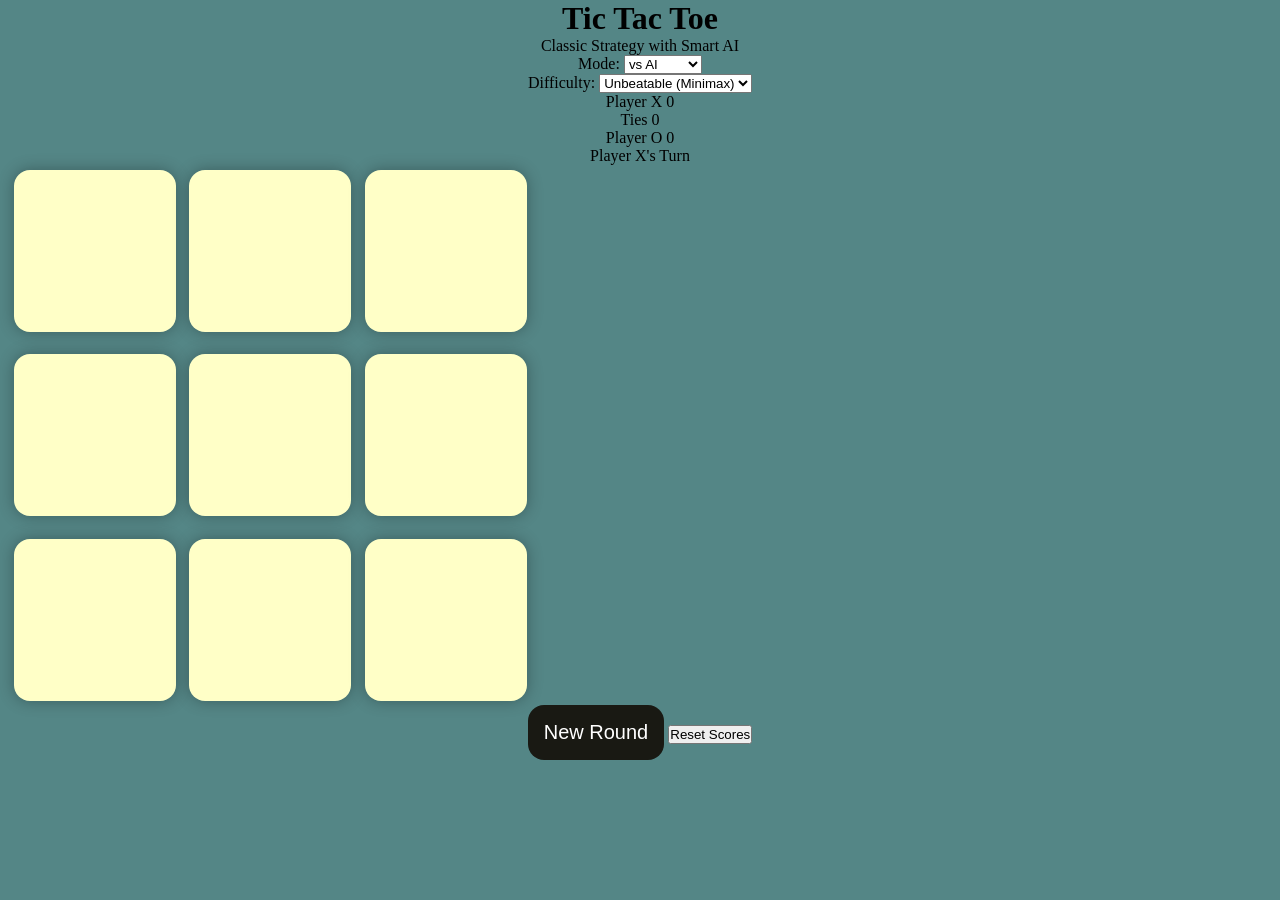
<file: 02-Tic-Tac-Toe/index.html>
<!DOCTYPE html>
<html lang="en">
<head>
    <meta charset="UTF-8">
    <meta name="viewport" content="width=device-width, initial-scale=1.0">
    <title>Tic Tac Toe — Master Edition</title>
    <link rel="stylesheet" href="style.css">
</head>
<body>
    <div class="msg-container hide" role="alert">
        <p id="msg">Winner</p>
    </div>

    <main class="game-wrapper" role="main">
        <header class="header">
            <h1>Tic Tac Toe</h1>
            <p class="subtitle">Classic Strategy with Smart AI</p>
        </header>

        <!-- Controls: Mode and Difficulty -->
        <section class="settings-bar" aria-label="Game Configuration">
            <div class="control-group">
                <label for="game-mode">Mode:</label>
                <select id="game-mode">
                    <option value="pvp">2 Players</option>
                    <option value="ai" selected>vs AI</option>
                </select>
            </div>
            <div class="control-group">
                <label for="difficulty">Difficulty:</label>
                <select id="difficulty">
                    <option value="hard" selected>Unbeatable (Minimax)</option>
                    <option value="easy">Casual</option>
                </select>
            </div>
        </section>

        <!-- Scoreboard -->
        <section class="scoreboard" aria-label="Scoreboard">
            <div class="score-card score-x">
                <span class="player-label">Player X</span>
                <span id="score-x" class="score-value">0</span>
            </div>
            <div class="score-card score-ties">
                <span class="player-label">Ties</span>
                <span id="score-draw" class="score-value">0</span>
            </div>
            <div class="score-card score-o">
                <span class="player-label">Player O</span>
                <span id="score-o" class="score-value">0</span>
            </div>
        </section>

        <!-- Live Turn Indicator -->
        <div id="turn-indicator" class="turn-banner turn-x" aria-live="polite">Player X's Turn</div>

        <!-- Board Grid -->
        <section class="board-container" aria-label="Tic Tac Toe Board">
            <div class="game">
                <button class="box" aria-label="Board cell 1"></button>
                <button class="box" aria-label="Board cell 2"></button>
                <button class="box" aria-label="Board cell 3"></button>
                <button class="box" aria-label="Board cell 4"></button>
                <button class="box" aria-label="Board cell 5"></button>
                <button class="box" aria-label="Board cell 6"></button>
                <button class="box" aria-label="Board cell 7"></button>
                <button class="box" aria-label="Board cell 8"></button>
                <button class="box" aria-label="Board cell 9"></button>
            </div>
        </section>

        <!-- Action Buttons -->
        <div class="button-bar">
            <button id="reset-btn" class="btn primary-btn">New Round</button>
            <button id="reset-scores-btn" class="btn secondary-btn">Reset Scores</button>
        </div>
    </main>

    <script src="./audio.js"></script>
    <script src="./app.js"></script>
</body>
</html>
</file>
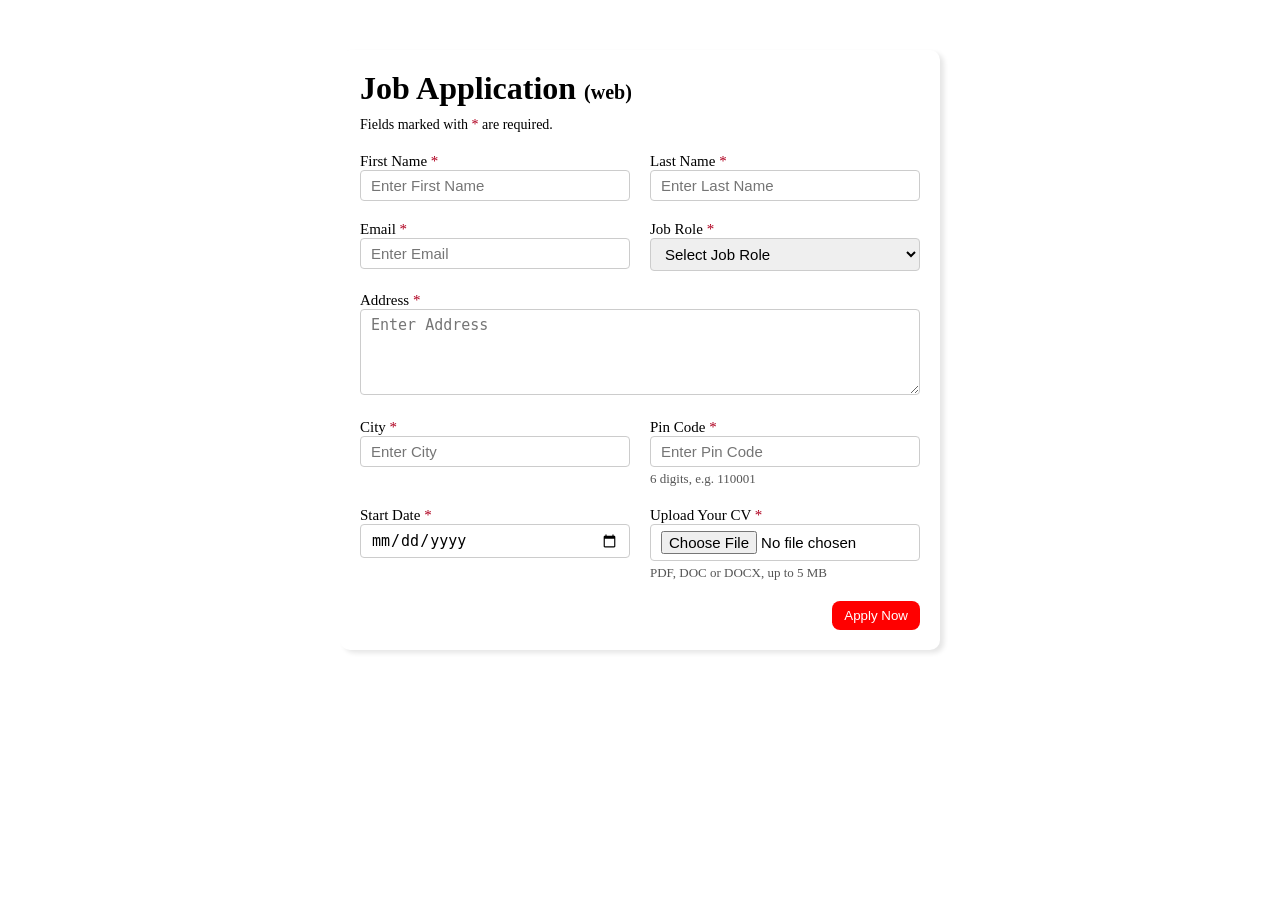
<file: 04-Job-Application/index.html>
<!DOCTYPE html>
<html lang="en">
<head>
    <meta charset="UTF-8">
    <meta name="viewport" content="width=device-width, initial-scale=1.0">
    <title>Job Application Form</title>
    <link rel="stylesheet" href="style.css">
</head>
<body>
    <main class="container">
        <div class="apply-box">
            <h1>Job Application
                <span class="title-small">
                    (web)
                </span>
            </h1>

            <p class="required-note">Fields marked with <span class="required-mark" aria-hidden="true">*</span><span class="sr-only">an asterisk</span> are required.</p>

            <!-- Filled in by script.js when the form has problems -->
            <div id="error-summary" class="error-summary" tabindex="-1" hidden>
                <h2 id="error-summary-title"></h2>
                <ul id="error-summary-list"></ul>
            </div>

            <!-- Filled in by script.js after a successful submit -->
            <p id="form-status" class="form-status" role="status"></p>

            <form id="application-form" action="" novalidate>
                <div class="form-container">
                    <div class="form-control">
                        <label for="first_name">
                            First Name <span class="required-mark" aria-hidden="true">*</span>
                        </label>
                        <input
                            id="first_name"
                            name="first_name"
                            type="text"
                            placeholder="Enter First Name"
                            autocomplete="given-name"
                            maxlength="50"
                            required
                            aria-describedby="first_name-error"
                        >
                        <p class="error-message" id="first_name-error" hidden></p>
                    </div>

                    <div class="form-control">
                        <label for="last_name">
                            Last Name <span class="required-mark" aria-hidden="true">*</span>
                        </label>
                        <input
                            id="last_name"
                            name="last_name"
                            type="text"
                            placeholder="Enter Last Name"
                            autocomplete="family-name"
                            maxlength="50"
                            required
                            aria-describedby="last_name-error"
                        >
                        <p class="error-message" id="last_name-error" hidden></p>
                    </div>

                    <div class="form-control">
                        <label for="email">
                            Email <span class="required-mark" aria-hidden="true">*</span>
                        </label>
                        <input
                            id="email"
                            name="email"
                            type="email"
                            placeholder="Enter Email"
                            autocomplete="email"
                            required
                            aria-describedby="email-error"
                        >
                        <p class="error-message" id="email-error" hidden></p>
                    </div>

                    <div class="form-control">
                        <label for="job_role">
                            Job Role <span class="required-mark" aria-hidden="true">*</span>
                        </label>
                        <select
                            id="job_role"
                            name="job_role"
                            required
                            aria-describedby="job_role-error"
                        >
                            <option value="">Select Job Role</option>
                            <option value="frontend">Frontend Developer</option>
                            <option value="backend">Backend Developer</option>
                            <option value="full_stack">Full Stack Developer</option>
                            <option value="ui_ux">UI UX Developer</option>
                        </select>
                        <p class="error-message" id="job_role-error" hidden></p>
                    </div>

                    <div class="textarea_control">
                        <label for="address">
                            Address <span class="required-mark" aria-hidden="true">*</span>
                        </label>
                        <textarea
                            id="address"
                            name="address"
                            rows="4"
                            cols="50"
                            placeholder="Enter Address"
                            autocomplete="street-address"
                            maxlength="200"
                            required
                            aria-describedby="address-error"
                        ></textarea>
                        <p class="error-message" id="address-error" hidden></p>
                    </div>

                    <div class="form-control">
                        <label for="city">
                            City <span class="required-mark" aria-hidden="true">*</span>
                        </label>
                        <input
                            id="city"
                            name="city"
                            type="text"
                            placeholder="Enter City"
                            autocomplete="address-level2"
                            maxlength="50"
                            required
                            aria-describedby="city-error"
                        >
                        <p class="error-message" id="city-error" hidden></p>
                    </div>

                    <div class="form-control">
                        <label for="pin_code">
                            Pin Code <span class="required-mark" aria-hidden="true">*</span>
                        </label>
                        <!-- type="text" + inputmode keeps the numeric keypad on mobile
                             without the spinner and without dropping leading digits -->
                        <input
                            id="pin_code"
                            name="pin_code"
                            type="text"
                            inputmode="numeric"
                            placeholder="Enter Pin Code"
                            autocomplete="postal-code"
                            maxlength="6"
                            pattern="[1-9][0-9]{5}"
                            required
                            aria-describedby="pin_code-hint pin_code-error"
                        >
                        <p class="hint" id="pin_code-hint">6 digits, e.g. 110001</p>
                        <p class="error-message" id="pin_code-error" hidden></p>
                    </div>

                    <div class="form-control">
                        <label for="date">
                            Start Date <span class="required-mark" aria-hidden="true">*</span>
                        </label>
                        <input
                            id="date"
                            name="date"
                            type="date"
                            required
                            aria-describedby="date-error"
                        >
                        <p class="error-message" id="date-error" hidden></p>
                    </div>

                    <div class="form-control">
                        <label for="cv">
                            Upload Your CV <span class="required-mark" aria-hidden="true">*</span>
                        </label>
                        <input
                            id="cv"
                            name="cv"
                            type="file"
                            accept=".pdf,.doc,.docx"
                            required
                            aria-describedby="cv-hint cv-error"
                        >
                        <p class="hint" id="cv-hint">PDF, DOC or DOCX, up to 5 MB</p>
                        <p class="error-message" id="cv-error" hidden></p>
                    </div>
                </div>

                <div class="button-container">
                    <button type="submit">Apply Now</button>
                </div>
            </form>
        </div>
    </main>
    <script src="script.js"></script>
</body>
</html>
</file>
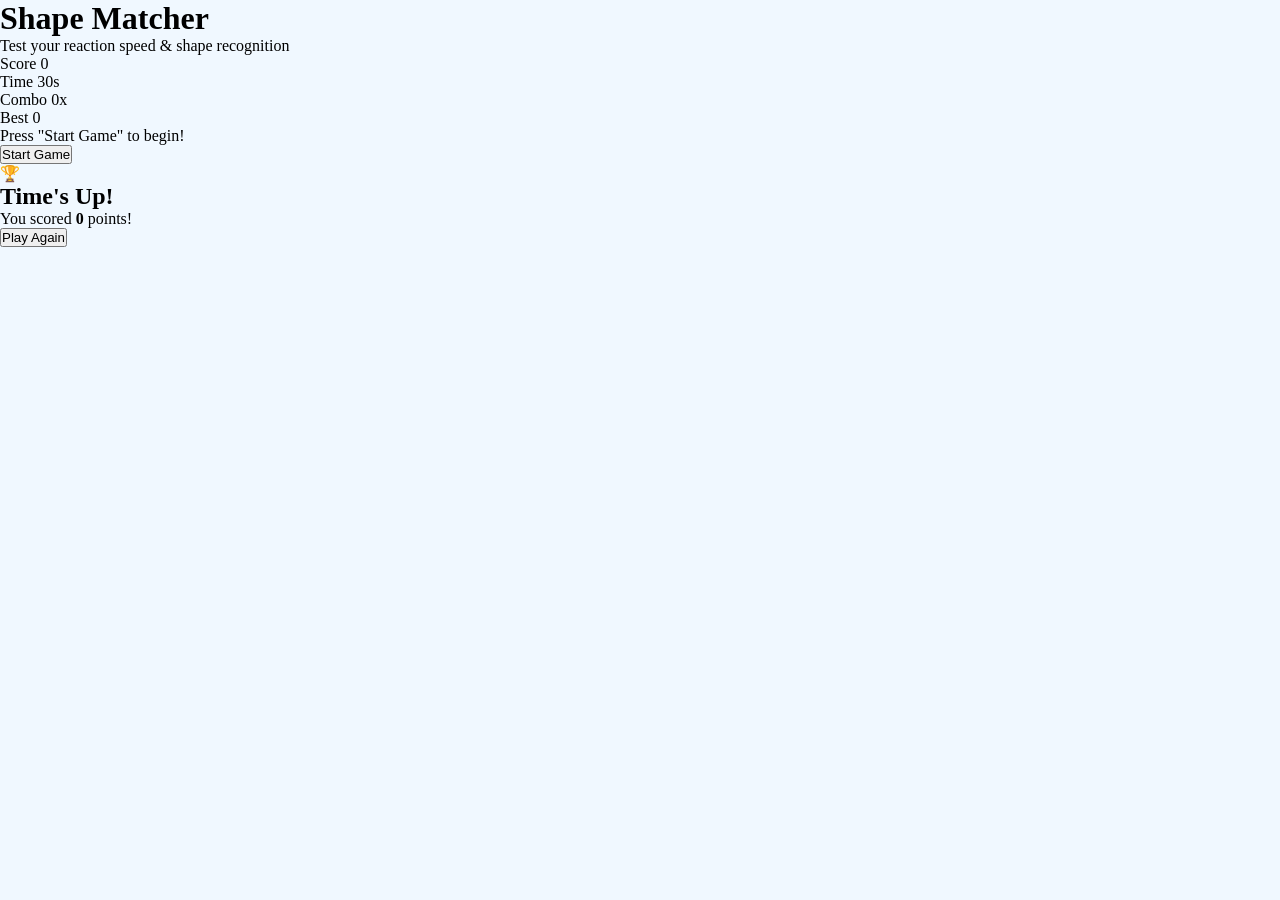
<file: 06-Shapes-Games/index.html>
<!DOCTYPE html>
<html lang="en">
<head>
    <meta charset="UTF-8">
    <meta name="viewport" content="width=device-width, initial-scale=1.0">
    <title>Shape Matcher — Reaction Speed Game</title>
    <link rel="stylesheet" href="style.css">
</head>
<body>
    <main class="game-container" role="main">
        <header class="game-header">
            <h1>Shape Matcher</h1>
            <p class="tagline">Test your reaction speed & shape recognition</p>
        </header>

        <!-- Stats HUD -->
        <section class="hud-bar" aria-label="Game Stats">
            <div class="hud-item">
                <span class="hud-label">Score</span>
                <span id="current-score" class="hud-val">0</span>
            </div>
            <div class="hud-item timer-item">
                <span class="hud-label">Time</span>
                <span id="timer-value" class="hud-val">30s</span>
            </div>
            <div class="hud-item">
                <span class="hud-label">Combo</span>
                <span id="combo-streak" class="hud-val">0x</span>
            </div>
            <div class="hud-item">
                <span class="hud-label">Best</span>
                <span id="high-score" class="hud-val">0</span>
            </div>
        </section>

        <!-- Target Prompt -->
        <div id="target-prompt" class="target-banner" aria-live="assertive">
            Press "Start Game" to begin!
        </div>

        <!-- Shapes Area -->
        <section id="shapes-grid" class="shapes-arena" aria-label="Shapes Arena">
            <!-- Rendered by game.js -->
        </section>

        <div class="controls-area">
            <button id="btn-start-game" class="btn start-btn">Start Game</button>
        </div>
    </main>

    <!-- Game Over Modal -->
    <div id="game-over-modal" class="modal-backdrop" aria-hidden="true" role="dialog" aria-modal="true">
        <div class="modal-card">
            <div class="modal-icon">🏆</div>
            <h2>Time's Up!</h2>
            <p class="score-summary">You scored <strong id="final-score">0</strong> points!</p>
            <button id="btn-play-again" class="btn modal-btn">Play Again</button>
        </div>
    </div>

    <script src="./sound.js"></script>
    <script src="./game.js"></script>
</body>
</html>
</file>
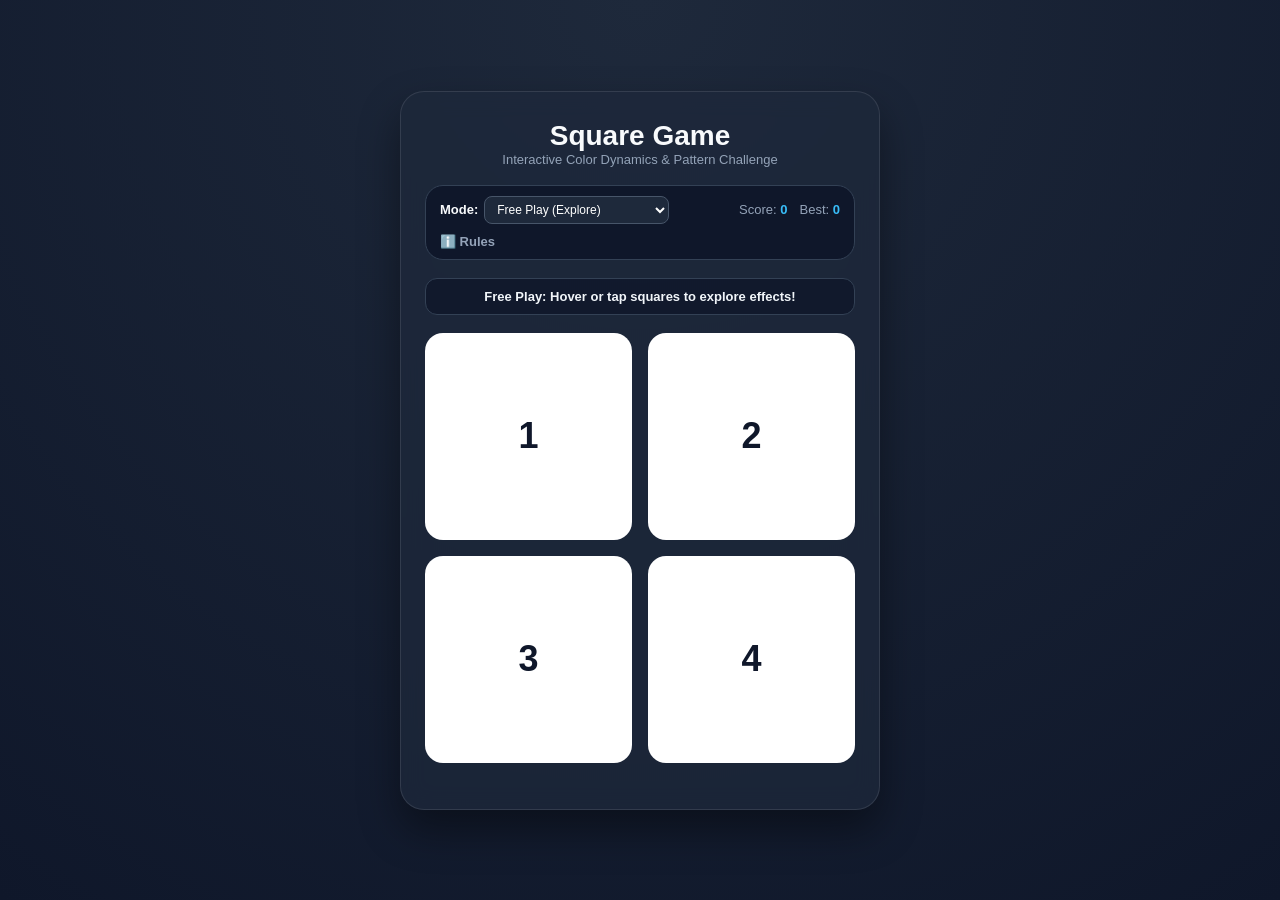
<file: 11-Square-Game/index.html>
<!DOCTYPE html>
<html lang="en">
<head>
    <meta charset="UTF-8">
    <meta name="viewport" content="width=device-width, initial-scale=1.0">
    <title>Square Game — Interactive Color & Memory Arena</title>
    <link rel="stylesheet" href="style.css">
</head>
<body>
    <main class="game-container" role="main">
        <header class="game-header">
            <h1>Square Game</h1>
            <p class="subtitle">Interactive Color Dynamics & Pattern Challenge</p>
        </header>

        <!-- Top Controls & Scoreboard -->
        <section class="controls-bar" aria-label="Game Configuration">
            <div class="mode-group">
                <label for="game-mode">Mode:</label>
                <select id="game-mode">
                    <option value="free" selected>Free Play (Explore)</option>
                    <option value="memory">Memory Challenge (Simon)</option>
                </select>
            </div>
            <div class="score-group">
                <span>Score: <strong id="score-val">0</strong></span>
                <span>Best: <strong id="high-val">0</strong></span>
            </div>
            <button id="btn-how-to" class="help-btn" aria-label="Game Instructions">ℹ️ Rules</button>
        </section>

        <!-- Status Banner -->
        <div id="game-status" class="status-banner" aria-live="polite">
            Free Play: Hover or tap squares to explore effects!
        </div>

        <!-- 2x2 Interactive Squares Grid -->
        <section id="main" class="squares-grid" aria-label="Squares Grid">
            <div id="sq1" class="square-box" role="button" tabindex="0" aria-label="Square 1">
                <h1>1</h1>
            </div>
            <div id="sq2" class="square-box" role="button" tabindex="0" aria-label="Square 2">
                <h1>2</h1>
            </div>
            <div id="sq3" class="square-box" role="button" tabindex="0" aria-label="Square 3">
                <h1>3</h1>
            </div>
            <div id="sq4" class="square-box" role="button" tabindex="0" aria-label="Square 4">
                <h1>4</h1>
            </div>
        </section>

        <div class="actions-area">
            <button id="btn-start-challenge" class="btn start-btn" style="display: none;">Start Challenge</button>
        </div>
    </main>

    <!-- Instructions Modal -->
    <div id="instructions-modal" class="modal-backdrop" aria-hidden="true" role="dialog" aria-modal="true">
        <div class="modal-card">
            <h2>How to Play</h2>
            <div class="instructions-content">
                <p><strong>Free Play Mode:</strong></p>
                <ul>
                    <li><strong>Square 1:</strong> Random numbers & colors on interaction.</li>
                    <li><strong>Square 2:</strong> Alternates between vibrant Red & Green.</li>
                    <li><strong>Square 3:</strong> Generates dynamic randomized RGB colors.</li>
                    <li><strong>Square 4:</strong> Triggers a synchronized color wave across all 4 squares!</li>
                </ul>
                <p><strong>Memory Challenge:</strong></p>
                <p>Watch the squares flash in sequence and repeat the exact pattern. Each round adds one more step!</p>
            </div>
            <button id="close-modal" class="btn close-btn">Got it!</button>
        </div>
    </div>

    <script src="./audio.js"></script>
    <script src="./script.js"></script>
</body>
</html>
</file>
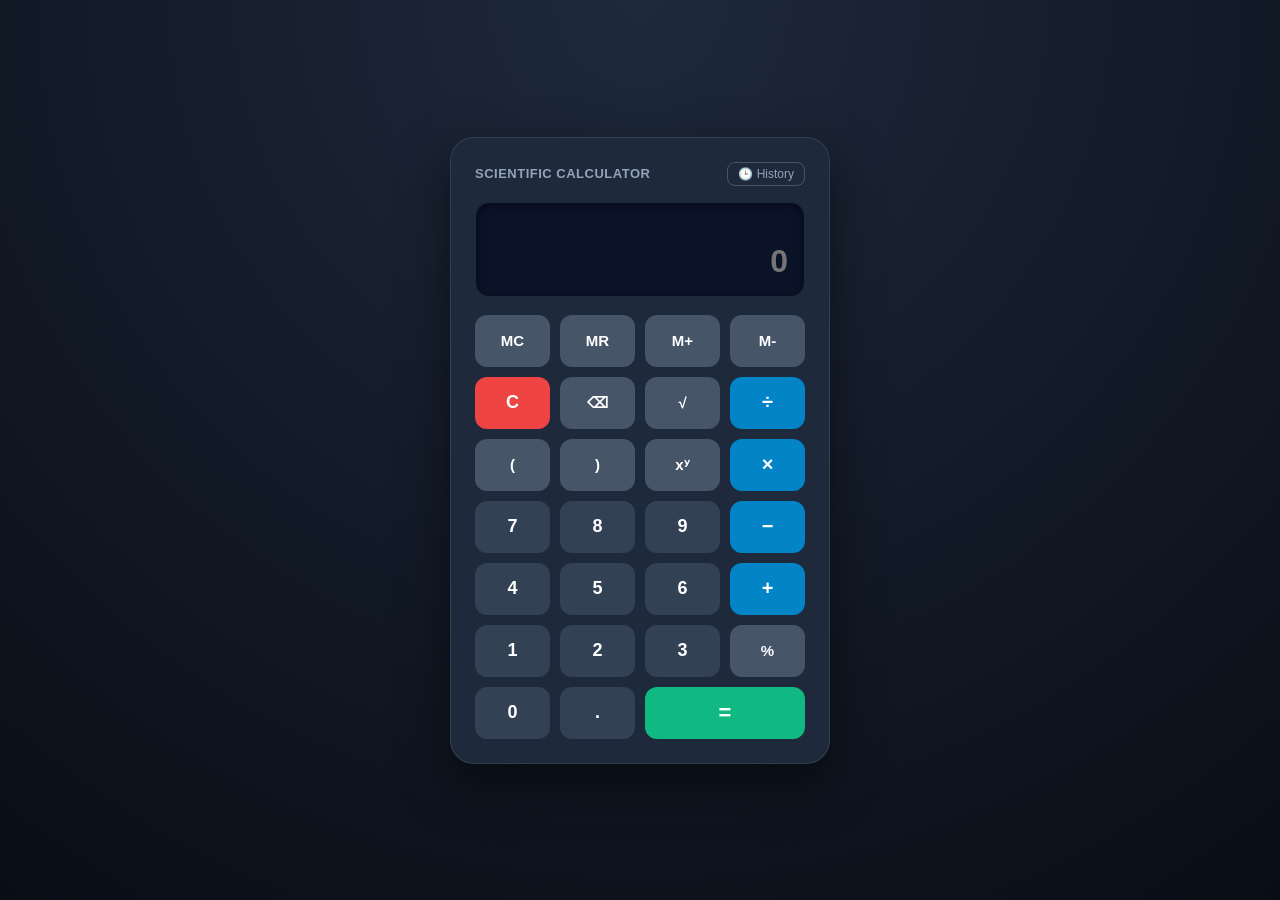
<file: 15-Calculator/index.html>
<!DOCTYPE html>
<html lang="en">
<head>
    <meta charset="UTF-8">
    <meta name="viewport" content="width=device-width, initial-scale=1.0">
    <title>Scientific Calculator — Safe Math Engine</title>
    <link rel="stylesheet" href="style.css">
</head>
<body>
    <main class="calculator-wrapper" role="main">
        <header class="calc-header">
            <span class="brand-title">Scientific Calculator</span>
            <button id="btn-toggle-history" class="header-icon-btn" aria-label="Toggle calculation history">🕒 History</button>
        </header>

        <!-- Display Area -->
        <section class="display-container" aria-label="Calculator Display">
            <div class="display-top-bar">
                <span id="memory-indicator" class="mem-indicator"></span>
                <span id="secondary-display" class="secondary-text" aria-live="polite"></span>
            </div>
            <input type="text" id="display" class="main-display" readonly placeholder="0" aria-label="Calculation output">
        </section>

        <!-- Calculator Keypad -->
        <section class="keypad" aria-label="Calculator Keypad">
            <!-- Row 1: Memory & Clear -->
            <button class="calc-btn fn-btn" data-action="mc" aria-label="Memory Clear">MC</button>
            <button class="calc-btn fn-btn" data-action="mr" aria-label="Memory Recall">MR</button>
            <button class="calc-btn fn-btn" data-action="m-plus" aria-label="Memory Add">M+</button>
            <button class="calc-btn fn-btn" data-action="m-minus" aria-label="Memory Subtract">M-</button>

            <!-- Row 2: Scientific & Clear -->
            <button class="calc-btn clear-btn" data-action="clear" aria-label="Clear All">C</button>
            <button class="calc-btn fn-btn" data-action="backspace" aria-label="Backspace">⌫</button>
            <button class="calc-btn fn-btn" data-action="sqrt" aria-label="Square Root">√</button>
            <button class="calc-btn op-btn" data-sign="/" aria-label="Divide">÷</button>

            <!-- Row 3 -->
            <button class="calc-btn fn-btn" data-sign="(" aria-label="Left Parenthesis">(</button>
            <button class="calc-btn fn-btn" data-sign=")" aria-label="Right Parenthesis">)</button>
            <button class="calc-btn fn-btn" data-action="power" aria-label="Power">xʸ</button>
            <button class="calc-btn op-btn" data-sign="*" aria-label="Multiply">×</button>

            <!-- Row 4 -->
            <button class="calc-btn num-btn" data-number="7">7</button>
            <button class="calc-btn num-btn" data-number="8">8</button>
            <button class="calc-btn num-btn" data-number="9">9</button>
            <button class="calc-btn op-btn" data-sign="-" aria-label="Subtract">−</button>

            <!-- Row 5 -->
            <button class="calc-btn num-btn" data-number="4">4</button>
            <button class="calc-btn num-btn" data-number="5">5</button>
            <button class="calc-btn num-btn" data-number="6">6</button>
            <button class="calc-btn op-btn" data-sign="+" aria-label="Add">+</button>

            <!-- Row 6 -->
            <button class="calc-btn num-btn" data-number="1">1</button>
            <button class="calc-btn num-btn" data-number="2">2</button>
            <button class="calc-btn num-btn" data-number="3">3</button>
            <button class="calc-btn fn-btn" data-sign="%" aria-label="Modulo / Percentage">%</button>

            <!-- Row 7 -->
            <button class="calc-btn num-btn zero-btn" data-number="0">0</button>
            <button class="calc-btn num-btn" data-number=".">.</button>
            <button class="calc-btn equal-btn" data-action="equals" aria-label="Calculate Result">=</button>
        </section>

        <!-- Slide-out History Drawer -->
        <aside id="history-drawer" class="history-drawer" aria-label="Calculation History">
            <div class="history-header">
                <h3>History</h3>
                <button id="btn-clear-history" class="clear-hist-btn">Clear</button>
            </div>
            <ul id="history-list" class="history-list"></ul>
        </aside>
    </main>

    <script src="./parser.js"></script>
    <script src="./script.js"></script>
</body>
</html>
</file>
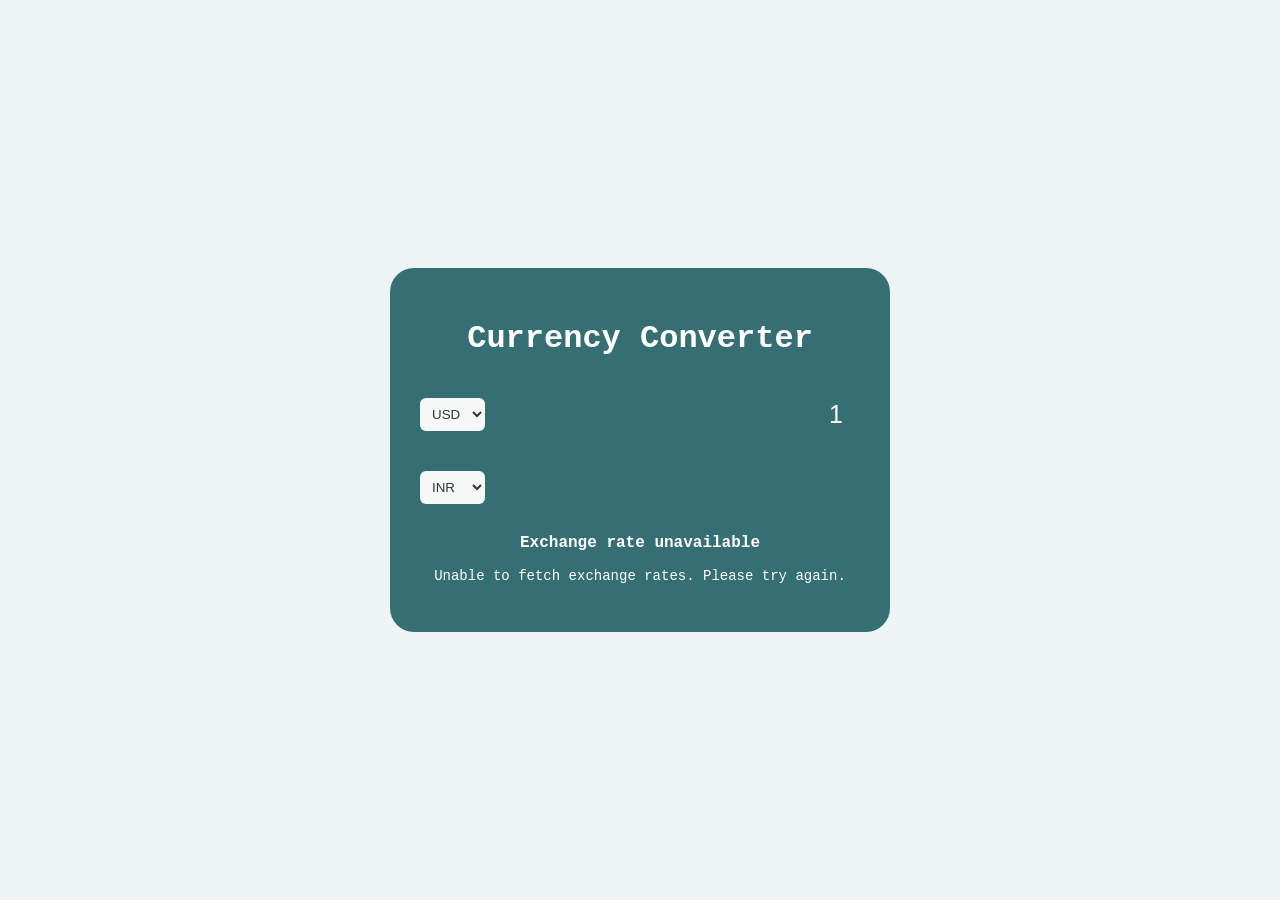
<file: 16-currency-converter/index.html>
<!DOCTYPE html>
<html lang="en">
<head>
    <meta charset="UTF-8">
    <meta name="viewport" content="width=device-width, initial-scale=1.0">
    <title>Currency Converter</title>
    <link rel="stylesheet" href="style.css">
</head>
<body>
    <main class="container">
        <h1>Currency Converter</h1>
        <div class="currency-container">
            <!-- for input  -->
            <select id="currency-first">
                <option value="AUD">AUD</option>
                <option value="CAD">CAD</option>
                <option value="EUR">EUR</option>
                <option value="USD" selected>USD</option>  <!--By default , it is selected-->
                <option value="INR">INR</option>
                <option value="GBP">GBP</option>
                <option value="JPY">JPY</option>
            </select>
            <input type="number" id="worth-first" value="1" min="0">
        </div>
        <div class="currency-container">
            <!-- for output -->
            <select id="currency-second">
                <option value="AUD">AUD</option>
                <option value="CAD">CAD</option>
                <option value="EUR">EUR</option>
                <option value="USD">USD</option>  <!--By default , it is selected-->
                <option value="INR" selected>INR</option>
                <option value="GBP">GBP</option>
                <option value="JPY">JPY</option>
            </select>
            <input type="number" id="worth-second" disabled>
        </div>
        <p class="exchange-rate" id="exchange-rate">1 USD = 85 INR</p>
        <p class="error-message" id="error-message" aria-live="assertive"></p>
    </main>
    <script src="./app.js"></script>
</body>
</html>
</file>
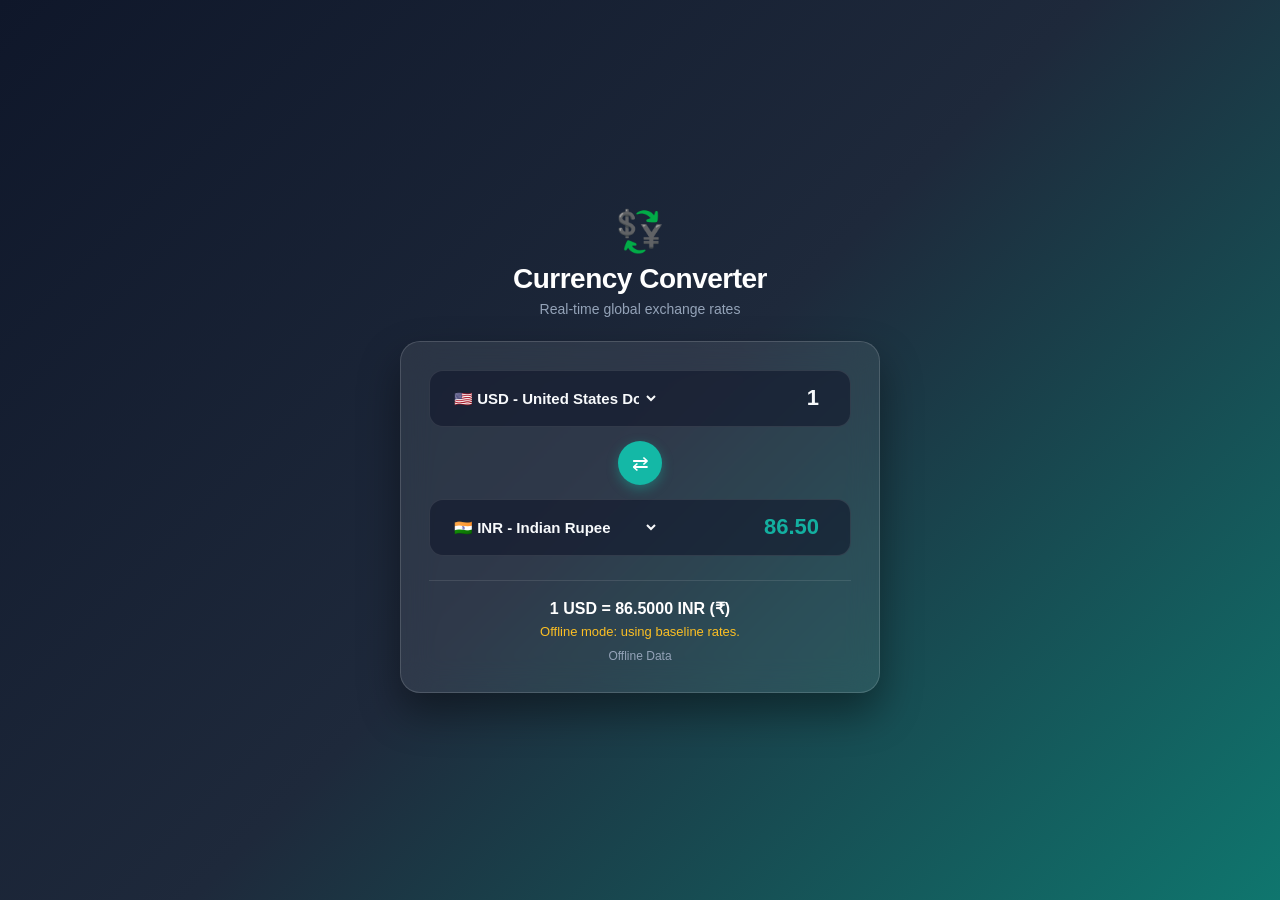
<file: 16-Currency-Converter/index.html>
<!DOCTYPE html>
<html lang="en">
<head>
    <meta charset="UTF-8">
    <meta name="viewport" content="width=device-width, initial-scale=1.0">
    <title>Universal Currency Converter</title>
    <link rel="stylesheet" href="style.css">
</head>
<body>
    <main class="container" role="main">
        <header class="converter-header">
            <div class="icon-badge">💱</div>
            <h1>Currency Converter</h1>
            <p class="subtitle">Real-time global exchange rates</p>
        </header>

        <section class="card" aria-label="Currency conversion form">
            <div class="currency-group">
                <label for="currency-first" class="sr-only">Source Currency</label>
                <select id="currency-first" aria-label="Select source currency"></select>
                <div class="input-wrapper">
                    <input type="number" id="worth-first" value="1" min="0" step="any" placeholder="0.00" aria-label="Amount to convert">
                </div>
            </div>

            <div class="swap-wrapper">
                <button id="swap-btn" type="button" class="swap-btn" title="Swap currencies" aria-label="Swap source and target currencies">
                    ⇄
                </button>
            </div>

            <div class="currency-group">
                <label for="currency-second" class="sr-only">Target Currency</label>
                <select id="currency-second" aria-label="Select target currency"></select>
                <div class="input-wrapper">
                    <input type="number" id="worth-second" placeholder="0.00" disabled aria-label="Converted amount">
                </div>
            </div>

            <div class="info-footer">
                <p class="exchange-rate" id="exchange-rate" aria-live="polite">Calculating rate...</p>
                <p class="status-message" id="status-message" aria-live="assertive"></p>
                <span class="last-updated" id="last-updated">Live</span>
            </div>
        </section>
    </main>

    <script src="./currencies.js"></script>
    <script src="./app.js"></script>
</body>
</html>
</file>
<file: 02-Tic-Tac-Toe/style.css>
*{
    margin: 0;
    padding: 0;
}
body{
    background-color: #548686;
    text-align: center;
}
.container{
    height: 70vh; /* vh stands for Viewport Height --  relative to screen height */
    display: flex;
    justify-content: center;
    align-items: center;
}
.box{
    height: 18vmin;  /*vmin Takes minimum of (width, height)*/
    width: 18vmin;
    border-radius: 1rem;
    border: none;
    box-shadow: 0 0 1rem rgba(0,0,0,0.3);
    font-size: 8vmin;
    color: #b0413b;
    background-color: #ffffc7;
}
.box.win {
    background-color: #b0413b;
    color: #ffffc7;
}
.game{
    height: 60vmin;
    width: 60vmin;
    display: flex;
    flex-wrap: wrap;
    justify-content: center;
    align-items: center;
    gap: 1.5vmin;
}
#reset-btn{
    padding: 1rem;
    font-size: 1.25rem;
    background-color: #191913;
    color: #fff;
    border-radius: 1rem;
    border: none;

}
#msg{
    color: #ffffc7;
    font-size: 5vmin;
}
#new-btn{
    color: #fff;
    background-color: #191913;
    padding: 1rem;
    font-size: 1.25rem;
    border-radius: 1rem;
    border: none;
}

.msg-container {
    position: fixed;
    top: 0;
    left: 0;
    width: 100%;
    height: 100%;
    background-color: rgba(84, 134, 134, 0.92);
    display: flex;
    justify-content: center;
    align-items: center;
    flex-direction: column;
    gap: 4rem;
    z-index: 10;
}

.hide {
    display: none;
}
</file>
<file: 04-Job-Application/style.css>
*{
    margin: 0;
    padding: 0;
    box-sizing: border-box;
}

.apply-box {
    max-width: 600px;
    padding: 20px;
    background-color: white;
    margin: 50px auto 32px;
    box-shadow: 4px 3px 5px rgba(1, 1, 1, 0.1);
    border-radius: 10px;
}

.title-small{
    font-size: 20px;
}
.form-container{
    margin-top: 20px;
    display: grid;
    grid-template-columns: repeat(auto-fit,minmax(200px,1fr));
    gap:20px;
}
.form-control{
    display: flex;
    flex-direction: column;
}
label{
    font-size: 15px;
}
input,select,textarea{
    padding: 6px 10px;
    border: 1px solid #ccc;
    border-radius: 4px;
    font-size: 15px;
}

input:focus,
select:focus,
textarea:focus {
    outline: 2px solid #1a56db;
    outline-offset: 2px;
}

.button-container{
    display: flex;
    justify-content: flex-end;
    margin-top: 20px;
}
button{
    background-color: red;
    color: white;
    border: transparent solid 2px;
    padding: 5px 10px;
    border-radius: 8px;
    transition: 0.3s ease-in;
}

button:hover {
    background-color: #b91c1c;
    border: 2px solid #aa2222;
    color: white;
    transition: 0.3s ease-out;
    cursor: pointer;
}

.textarea_control{
    grid-column: 1 / span 2;
}
.textarea_control textarea{
    width:100%;
}
@media(max-width:460px){
    .textarea_control{
        grid-column: 1 / span 1;
}

.apply-box {
    margin: 16px 12px 24px;
    padding: 16px;
}

}

/* ---------- Accessibility & validation ---------- */
[hidden]{
    display: none !important;
}
.sr-only{
    position: absolute;
    width: 1px;
    height: 1px;
    margin: -1px;
    padding: 0;
    overflow: hidden;
    clip: rect(0,0,0,0);
    white-space: nowrap;
    border: 0;
}
.required-note{
    margin-top: 10px;
    font-size: 14px;
}
.required-mark{
    color: #b00020;
}
.hint{
    margin-top: 4px;
    font-size: 13px;
    color: #555;
}
.error-message{
    margin-top: 4px;
    font-size: 14px;
    font-weight: 600;
    color: #b00020;
}
input[aria-invalid="true"],
select[aria-invalid="true"],
textarea[aria-invalid="true"]{
    border: 2px solid #b00020;
}
input:focus-visible,
select:focus-visible,
textarea:focus-visible,
button:focus-visible{
    outline: 3px solid #1a56db;
    outline-offset: 2px;
}
.error-summary{
    margin-top: 16px;
    padding: 12px 16px;
    border: 2px solid #b00020;
    border-radius: 6px;
    background-color: #fff5f5;
}
.error-summary h2{
    font-size: 16px;
    color: #b00020;
}
.error-summary ul{
    margin-top: 8px;
    padding-left: 20px;
}
.error-summary a{
    color: #b00020;
}
.form-status{
    margin-top: 16px;
    font-weight: 600;
    color: #146c2e;
}
.form-status:empty{
    display: none;
}
</file>
<file: 06-Shapes-Games/style.css>
* {
    margin: 0%;
    padding: 0%;
    box-sizing: border-box;
}

html, body {
    height: 100%;
    width: 100%;
}

body {
    background-color: aliceblue;
}

#main {
    height: 100%;
    width: 100%;
    display: flex;
    flex-wrap: wrap;
    align-items: center;
    justify-content: center;
    font-family: 'Gill Sans', 'Gill Sans MT', Calibri, 'Trebuchet MS', sans-serif;
}

#heading {
    font-weight: normal;
}

.shape {
    width: min(40vw, 200px);
    height: min(40vw, 200px);
    margin: 10px;
    border: 1px solid black;
    align-items: center;
    justify-content: center;
    display: flex;
}

#circle {
    border-radius: 50%;
}

#heading {
    align-items: center;
    justify-content: center;
    display: flex;
    background-color: #dceeed;
    padding: 10px;
}

#diamond {
    rotate: 45deg;
    margin-top: 50px;
    height: min(28.2vw, 141px);
    width: min(28.2vw, 141px);
    translate: 0;
}

#diamond h1 {
    rotate: -45deg;
}

#square:hover {
    background-color: red;
}

#diamond:hover {
    background-color: blue;
}

#circle:hover {
    background-color: green;
}
</file>
<file: 11-Square-Game/style.css>
:root {
    --bg-dark: #0f172a;
    --card-surface: #1e293b;
    --text-primary: #f8fafc;
    --text-muted: #94a3b8;
    --accent: #38bdf8;
    --radius: 18px;
}

* {
    box-sizing: border-box;
    margin: 0;
    padding: 0;
    font-family: -apple-system, BlinkMacSystemFont, "Segoe UI", Roboto, sans-serif;
}

body {
    background: radial-gradient(circle at top, #1e293b, #0f172a);
    color: var(--text-primary);
    min-height: 100vh;
    display: flex;
    justify-content: center;
    align-items: center;
    padding: 20px;
}

.game-container {
    width: min(100%, 480px);
    display: flex;
    flex-direction: column;
    gap: 18px;
    background: rgba(30, 41, 59, 0.75);
    backdrop-filter: blur(12px);
    border: 1px solid rgba(255, 255, 255, 0.1);
    border-radius: 24px;
    padding: 28px 24px;
    box-shadow: 0 20px 40px rgba(0, 0, 0, 0.4);
}

.game-header {
    text-align: center;
}

.game-header h1 {
    font-size: 28px;
    font-weight: 800;
}

.subtitle {
    font-size: 13px;
    color: var(--text-muted);
}

/* Controls Bar */
.controls-bar {
    display: flex;
    justify-content: space-between;
    align-items: center;
    gap: 10px;
    background: #0f172a;
    padding: 10px 14px;
    border-radius: var(--radius);
    border: 1px solid #334155;
    flex-wrap: wrap;
}

.mode-group {
    display: flex;
    align-items: center;
    gap: 6px;
    font-size: 13px;
    font-weight: 600;
}

.mode-group select {
    background: #1e293b;
    color: #ffffff;
    border: 1px solid #475569;
    padding: 5px 8px;
    border-radius: 8px;
    font-size: 12px;
    outline: none;
    cursor: pointer;
}

.score-group {
    display: flex;
    gap: 12px;
    font-size: 13px;
    color: var(--text-muted);
}

.score-group strong {
    color: #38bdf8;
}

.help-btn {
    background: transparent;
    border: none;
    color: var(--text-muted);
    font-size: 13px;
    font-weight: 600;
    cursor: pointer;
}

.help-btn:hover {
    color: #ffffff;
}

/* Status Banner */
.status-banner {
    background: rgba(15, 23, 42, 0.8);
    border: 1px solid #334155;
    padding: 10px 14px;
    border-radius: 12px;
    text-align: center;
    font-size: 13px;
    font-weight: 600;
    color: #f1f5f9;
}

/* 2x2 Grid */
.squares-grid {
    display: grid;
    grid-template-columns: repeat(2, 1fr);
    gap: 16px;
    width: 100%;
    aspect-ratio: 1 / 1;
}

.square-box {
    background-color: white;
    color: #0f172a;
    border-radius: var(--radius);
    display: flex;
    align-items: center;
    justify-content: center;
    cursor: pointer;
    user-select: none;
    transition: transform 0.15s, box-shadow 0.15s, background-color 0.2s ease;
    border: 2px solid transparent;
    outline: none;
}

.square-box:hover {
    transform: scale(1.03);
    box-shadow: 0 8px 24px rgba(0, 0, 0, 0.3);
}

.square-box:active {
    transform: scale(0.97);
}

.square-box.flashing {
    transform: scale(1.06);
    box-shadow: 0 0 25px rgba(255, 255, 255, 0.8);
}

.square-box h1 {
    font-size: 36px;
    font-weight: 900;
}

/* Action button */
.actions-area {
    display: flex;
    justify-content: center;
}

.btn {
    padding: 12px 28px;
    border-radius: 12px;
    font-size: 14px;
    font-weight: 700;
    cursor: pointer;
    border: none;
    transition: transform 0.15s;
}

.start-btn {
    background: #22c55e;
    color: #ffffff;
    box-shadow: 0 4px 12px rgba(34, 197, 94, 0.3);
}

.start-btn:hover {
    transform: translateY(-2px);
}

/* Modal */
.modal-backdrop {
    display: none;
    position: fixed;
    top: 0;
    left: 0;
    right: 0;
    bottom: 0;
    background: rgba(0, 0, 0, 0.7);
    backdrop-filter: blur(8px);
    z-index: 100;
    align-items: center;
    justify-content: center;
    padding: 20px;
}

.modal-backdrop.active {
    display: flex;
}

.modal-card {
    background: #1e293b;
    border: 1px solid #475569;
    border-radius: 20px;
    padding: 28px;
    max-width: 400px;
    width: 100%;
    color: var(--text-primary);
    box-shadow: 0 20px 40px rgba(0, 0, 0, 0.5);
}

.modal-card h2 {
    font-size: 20px;
    margin-bottom: 14px;
}

.instructions-content {
    font-size: 13px;
    line-height: 1.6;
    color: var(--text-muted);
    margin-bottom: 20px;
    display: flex;
    flex-direction: column;
    gap: 8px;
}

.instructions-content strong {
    color: #ffffff;
}

.instructions-content ul {
    margin-left: 18px;
}

.close-btn {
    background: #38bdf8;
    color: #0f172a;
    width: 100%;
}
</file>
<file: 15-Calculator/style.css>
:root {
    --bg-dark: #0f172a;
    --calc-bg: #1e293b;
    --display-bg: #0b1329;
    --text-primary: #f8fafc;
    --text-muted: #94a3b8;
    --btn-num: #334155;
    --btn-fn: #475569;
    --btn-op: #0284c7;
    --btn-clear: #ef4444;
    --btn-equal: #10b981;
    --radius: 14px;
}

* {
    box-sizing: border-box;
    margin: 0;
    padding: 0;
    font-family: -apple-system, BlinkMacSystemFont, "Segoe UI", Roboto, sans-serif;
}

body {
    background: radial-gradient(circle at top, #1e293b, #090d16);
    color: var(--text-primary);
    min-height: 100vh;
    display: flex;
    justify-content: center;
    align-items: center;
    padding: 20px;
}

.calculator-wrapper {
    width: min(100%, 380px);
    background: var(--calc-bg);
    border: 1px solid rgba(255, 255, 255, 0.1);
    border-radius: 24px;
    padding: 24px;
    box-shadow: 0 20px 50px rgba(0, 0, 0, 0.5);
    position: relative;
    overflow: hidden;
}

.calc-header {
    display: flex;
    justify-content: space-between;
    align-items: center;
    margin-bottom: 16px;
}

.brand-title {
    font-size: 13px;
    font-weight: 700;
    text-transform: uppercase;
    letter-spacing: 0.5px;
    color: var(--text-muted);
}

.header-icon-btn {
    background: transparent;
    border: 1px solid #475569;
    color: var(--text-muted);
    font-size: 12px;
    padding: 4px 10px;
    border-radius: 8px;
    cursor: pointer;
}

.header-icon-btn:hover {
    color: #ffffff;
    border-color: #64748b;
}

/* Display */
.display-container {
    background: var(--display-bg);
    border-radius: var(--radius);
    padding: 16px;
    margin-bottom: 18px;
    border: 1px solid #1e293b;
    box-shadow: inset 0 2px 8px rgba(0, 0, 0, 0.5);
}

.display-top-bar {
    display: flex;
    justify-content: space-between;
    font-size: 13px;
    color: var(--text-muted);
    min-height: 18px;
}

.mem-indicator {
    color: #38bdf8;
    font-weight: 600;
}

.main-display {
    width: 100%;
    background: transparent;
    border: none;
    color: #ffffff;
    font-size: 32px;
    font-weight: 700;
    text-align: right;
    outline: none;
    margin-top: 6px;
}

/* Keypad Grid */
.keypad {
    display: grid;
    grid-template-columns: repeat(4, 1fr);
    gap: 10px;
}

.calc-btn {
    height: 52px;
    border-radius: 12px;
    border: none;
    font-size: 18px;
    font-weight: 600;
    cursor: pointer;
    color: #ffffff;
    transition: transform 0.1s, opacity 0.1s, filter 0.1s;
    user-select: none;
    outline: none;
}

.calc-btn:active {
    transform: scale(0.95);
    filter: brightness(1.2);
}

.num-btn { background: var(--btn-num); }
.num-btn:hover { background: #3b4d63; }

.fn-btn { background: var(--btn-fn); font-size: 15px; }
.fn-btn:hover { background: #56677f; }

.op-btn { background: var(--btn-op); font-size: 20px; }
.op-btn:hover { background: #0369a1; }

.clear-btn { background: var(--btn-clear); font-weight: 700; }
.clear-btn:hover { background: #dc2626; }

.equal-btn {
    background: var(--btn-equal);
    grid-column: span 2;
    font-weight: 800;
    font-size: 22px;
}
.equal-btn:hover { background: #059669; }

.zero-btn {
    grid-column: span 1;
}

/* History Drawer */
.history-drawer {
    position: absolute;
    top: 0;
    right: -100%;
    bottom: 0;
    width: 80%;
    background: rgba(15, 23, 42, 0.96);
    backdrop-filter: blur(12px);
    border-left: 1px solid #334155;
    padding: 20px;
    display: flex;
    flex-direction: column;
    transition: right 0.3s ease-in-out;
    z-index: 20;
}

.history-drawer.open {
    right: 0;
}

.history-header {
    display: flex;
    justify-content: space-between;
    align-items: center;
    margin-bottom: 16px;
    border-bottom: 1px solid #334155;
    padding-bottom: 10px;
}

.history-header h3 {
    font-size: 16px;
}

.clear-hist-btn {
    background: transparent;
    border: none;
    color: #ef4444;
    font-size: 13px;
    cursor: pointer;
}

.history-list {
    list-style: none;
    overflow-y: auto;
    display: flex;
    flex-direction: column;
    gap: 12px;
}

.history-item {
    background: #1e293b;
    padding: 10px 12px;
    border-radius: 8px;
    display: flex;
    flex-direction: column;
    align-items: flex-end;
    cursor: pointer;
    border: 1px solid transparent;
}

.history-item:hover {
    border-color: #38bdf8;
}

.hist-expr {
    font-size: 12px;
    color: var(--text-muted);
}

.hist-res {
    font-size: 16px;
    font-weight: 700;
    color: #ffffff;
}

.empty-history {
    color: var(--text-muted);
    font-size: 13px;
    text-align: center;
    padding-top: 40px;
}
</file>
<file: 16-currency-converter/style.css>
body {
    background-color: #eef4f3;
    height: 100vh;
    display: flex;
    justify-content: center;
    align-items: center;
    font-family: 'Courier New', Courier, monospace;
    margin: 0;
    padding: 20px;
    box-sizing: border-box;
}

.container {
    background-color: #356f73;
    color: #ffffff;
    padding: 30px;
    text-align: center;
    border-radius: 24px;
    width: min(100%, 500px);
    box-sizing: border-box;
}

.currency-container {
    padding: 20px 0;
    display: flex;
    justify-content: space-between;
    align-items: center;
    gap: 15px;
}

.currency-container select {
    padding: 8px;
    border: none;
    border-radius: 6px;
    background-color: #f5f8f7;
    color: #333333;
}

.currency-container input {
    border: 0;
    background-color: transparent;
    font-size: 25px;
    text-align: right;
    color: #ffffff;
    width: 60%;
}

.currency-container input::placeholder {
    color: #ffffff;
}

.exchange-rate {
    font-size: 16px;
    font-weight: 600;
    margin-top: 10px;
}

.error-message {
    font-size: 14px;
    margin-top: 10px;
    min-height: 20px;
}

select:focus,
input:focus {
    outline: 2px solid #dceeed;
}
</file>
<file: 16-Currency-Converter/style.css>
:root {
    --bg-gradient: linear-gradient(135deg, #0f172a 0%, #1e293b 50%, #0f766e 100%);
    --card-bg: rgba(255, 255, 255, 0.08);
    --card-border: rgba(255, 255, 255, 0.15);
    --input-bg: rgba(15, 23, 42, 0.6);
    --text-primary: #f8fafc;
    --text-secondary: #94a3b8;
    --accent: #14b8a6;
    --accent-hover: #0d9488;
    --focus-ring: #2dd4bf;
    --border-radius: 20px;
    --shadow: 0 20px 40px rgba(0, 0, 0, 0.4);
}

* {
    box-sizing: border-box;
    margin: 0;
    padding: 0;
    font-family: -apple-system, BlinkMacSystemFont, "Segoe UI", Roboto, "Helvetica Neue", Arial, sans-serif;
}

body {
    background: var(--bg-gradient);
    min-height: 100vh;
    display: flex;
    justify-content: center;
    align-items: center;
    padding: 20px;
    color: var(--text-primary);
}

.sr-only {
    position: absolute;
    width: 1px;
    height: 1px;
    padding: 0;
    margin: -1px;
    overflow: hidden;
    clip: rect(0, 0, 0, 0);
    white-space: nowrap;
    border: 0;
}

.container {
    width: min(100%, 480px);
}

.converter-header {
    text-align: center;
    margin-bottom: 24px;
}

.icon-badge {
    font-size: 40px;
    margin-bottom: 8px;
    display: inline-block;
}

.converter-header h1 {
    font-size: 28px;
    font-weight: 700;
    letter-spacing: -0.5px;
    margin-bottom: 6px;
    color: #ffffff;
}

.subtitle {
    font-size: 14px;
    color: var(--text-secondary);
}

.card {
    background: var(--card-bg);
    backdrop-filter: blur(16px);
    -webkit-backdrop-filter: blur(16px);
    border: 1px solid var(--card-border);
    border-radius: var(--border-radius);
    padding: 28px;
    box-shadow: var(--shadow);
}

.currency-group {
    background: var(--input-bg);
    border: 1px solid rgba(255, 255, 255, 0.1);
    border-radius: 14px;
    padding: 12px 16px;
    display: flex;
    justify-content: space-between;
    align-items: center;
    gap: 12px;
    transition: border-color 0.2s ease, box-shadow 0.2s ease;
}

.currency-group:focus-within {
    border-color: var(--accent);
    box-shadow: 0 0 0 3px rgba(20, 184, 166, 0.25);
}

.currency-group select {
    background: transparent;
    color: var(--text-primary);
    border: none;
    font-size: 15px;
    font-weight: 600;
    cursor: pointer;
    outline: none;
    padding: 6px 4px;
    max-width: 55%;
}

.currency-group select option {
    background-color: #1e293b;
    color: #ffffff;
}

.input-wrapper {
    flex: 1;
    display: flex;
    justify-content: flex-end;
}

.currency-group input {
    background: transparent;
    border: none;
    color: var(--text-primary);
    font-size: 22px;
    font-weight: 600;
    text-align: right;
    width: 100%;
    outline: none;
}

.currency-group input:disabled {
    color: var(--accent);
    opacity: 0.95;
}

.swap-wrapper {
    display: flex;
    justify-content: center;
    margin: 14px 0;
}

.swap-btn {
    background: var(--accent);
    border: none;
    color: #ffffff;
    width: 44px;
    height: 44px;
    border-radius: 50%;
    font-size: 20px;
    display: flex;
    align-items: center;
    justify-content: center;
    cursor: pointer;
    box-shadow: 0 4px 12px rgba(20, 184, 166, 0.4);
    transition: transform 0.2s ease, background 0.2s ease;
}

.swap-btn:hover {
    background: var(--accent-hover);
    transform: scale(1.08);
}

.swap-btn:active {
    transform: scale(0.95);
}

.swap-btn.rotating {
    transform: rotate(180deg) scale(1.1);
}

.info-footer {
    margin-top: 24px;
    padding-top: 18px;
    border-top: 1px solid rgba(255, 255, 255, 0.1);
    text-align: center;
}

.exchange-rate {
    font-size: 16px;
    font-weight: 600;
    color: #ffffff;
    margin-bottom: 6px;
}

.status-message {
    font-size: 13px;
    color: #fbbf24;
    min-height: 18px;
    margin-bottom: 4px;
}

.last-updated {
    font-size: 12px;
    color: var(--text-secondary);
    display: inline-block;
}

@media (max-width: 480px) {
    .card {
        padding: 20px;
    }

    .converter-header h1 {
        font-size: 24px;
    }

    .currency-group {
        padding: 10px 12px;
    }

    .currency-group select {
        font-size: 14px;
        max-width: 50%;
    }

    .currency-group input {
        font-size: 18px;
    }
}
</file>
